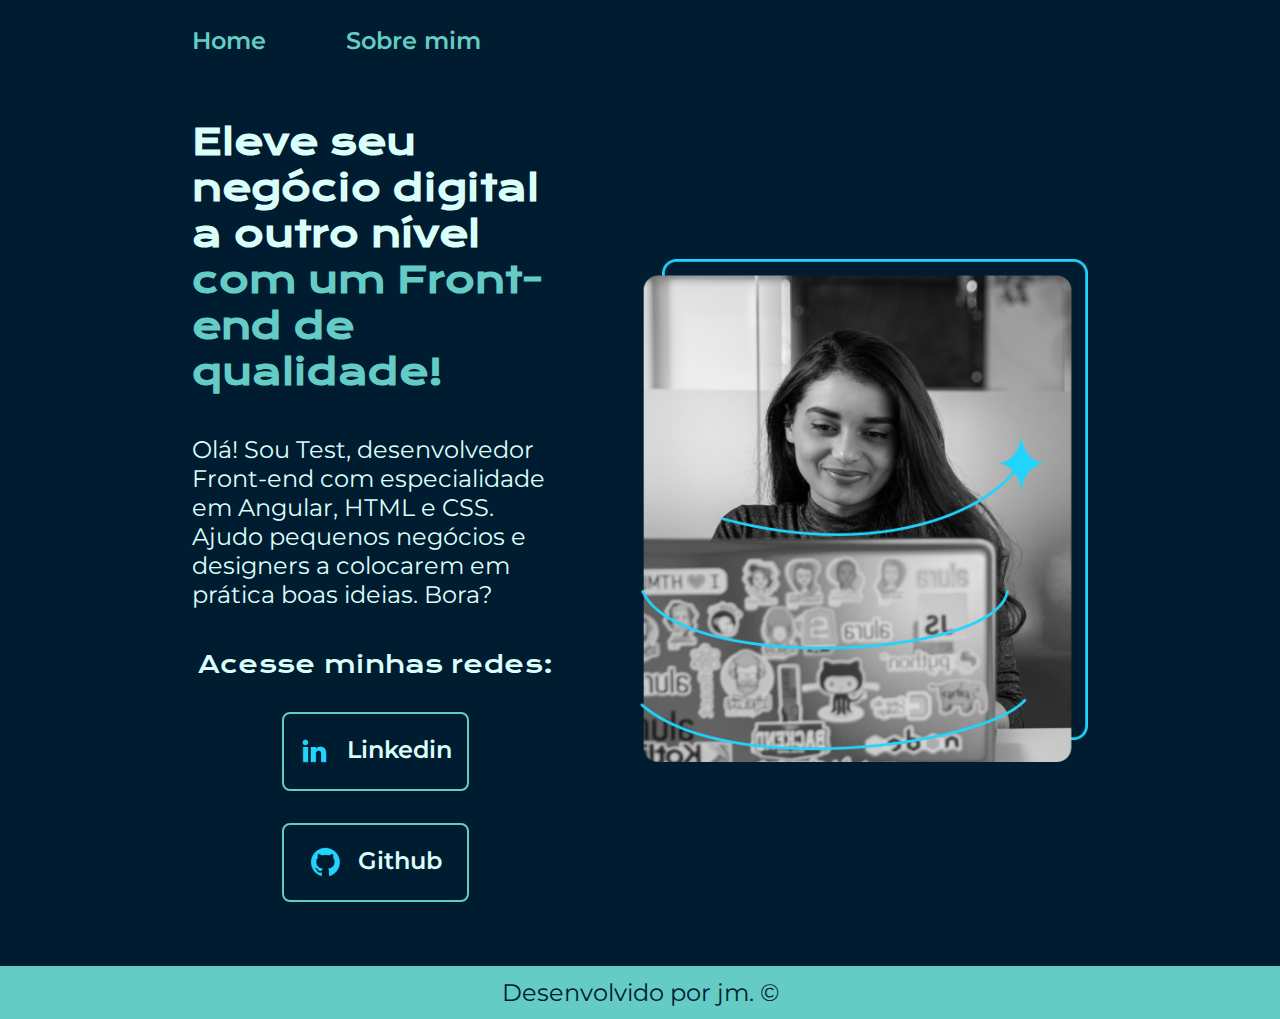
<file: index.html>
<!DOCTYPE html>

<html lang="pt-br">

    <head>

        <meta charset="UTF-8">
        <meta name="viewport" content="width=device-width, initial-scale=1.0">

        <link rel="stylesheet" href="./styles/style.css">
    
        <title>Portfólio - Alura</title>

    </head>

    <body>
    
        <header class="cabecalho">
            <nav class="navbar">
                <a href="index.html">Home</a>
                <a href="about.html">Sobre mim</a>
            </nav>
        </header>

        <main class="apresentacao">
            
            <section class="apresentacao__info">
                <h1>Eleve seu negócio digital a outro nível <strong class="destaque-titulo">com um Front-end de qualidade!</strong></h1>
                <p>Olá! Sou Test, desenvolvedor Front-end com especialidade em Angular, HTML e CSS. Ajudo pequenos negócios e designers a colocarem em prática boas ideias. Bora?</p>

                <div class="apresentacao__links">

                    <h2 class="subtitulo">Acesse minhas redes:</h2>

                    <a href="https://www.linkedin.com/in/juan-miarelli-417170234/">
                        <img src="./img/linkedin.png" alt="linkedin-icon">
                        Linkedin
                    </a>
                    <a href="https://github.com/devJuanMiarelli">
                        <img src="./img/github.png" alt="github-icon">
                        Github
                    </a>
                </div>
            </section>

            <img class="imagem" src="./img/Imagem.png" alt="img-pessoa">
        </main>

        <footer>
            <p class="rodape">Desenvolvido por jm. ©</p>
        </footer>

    </body>

</html>
</file>
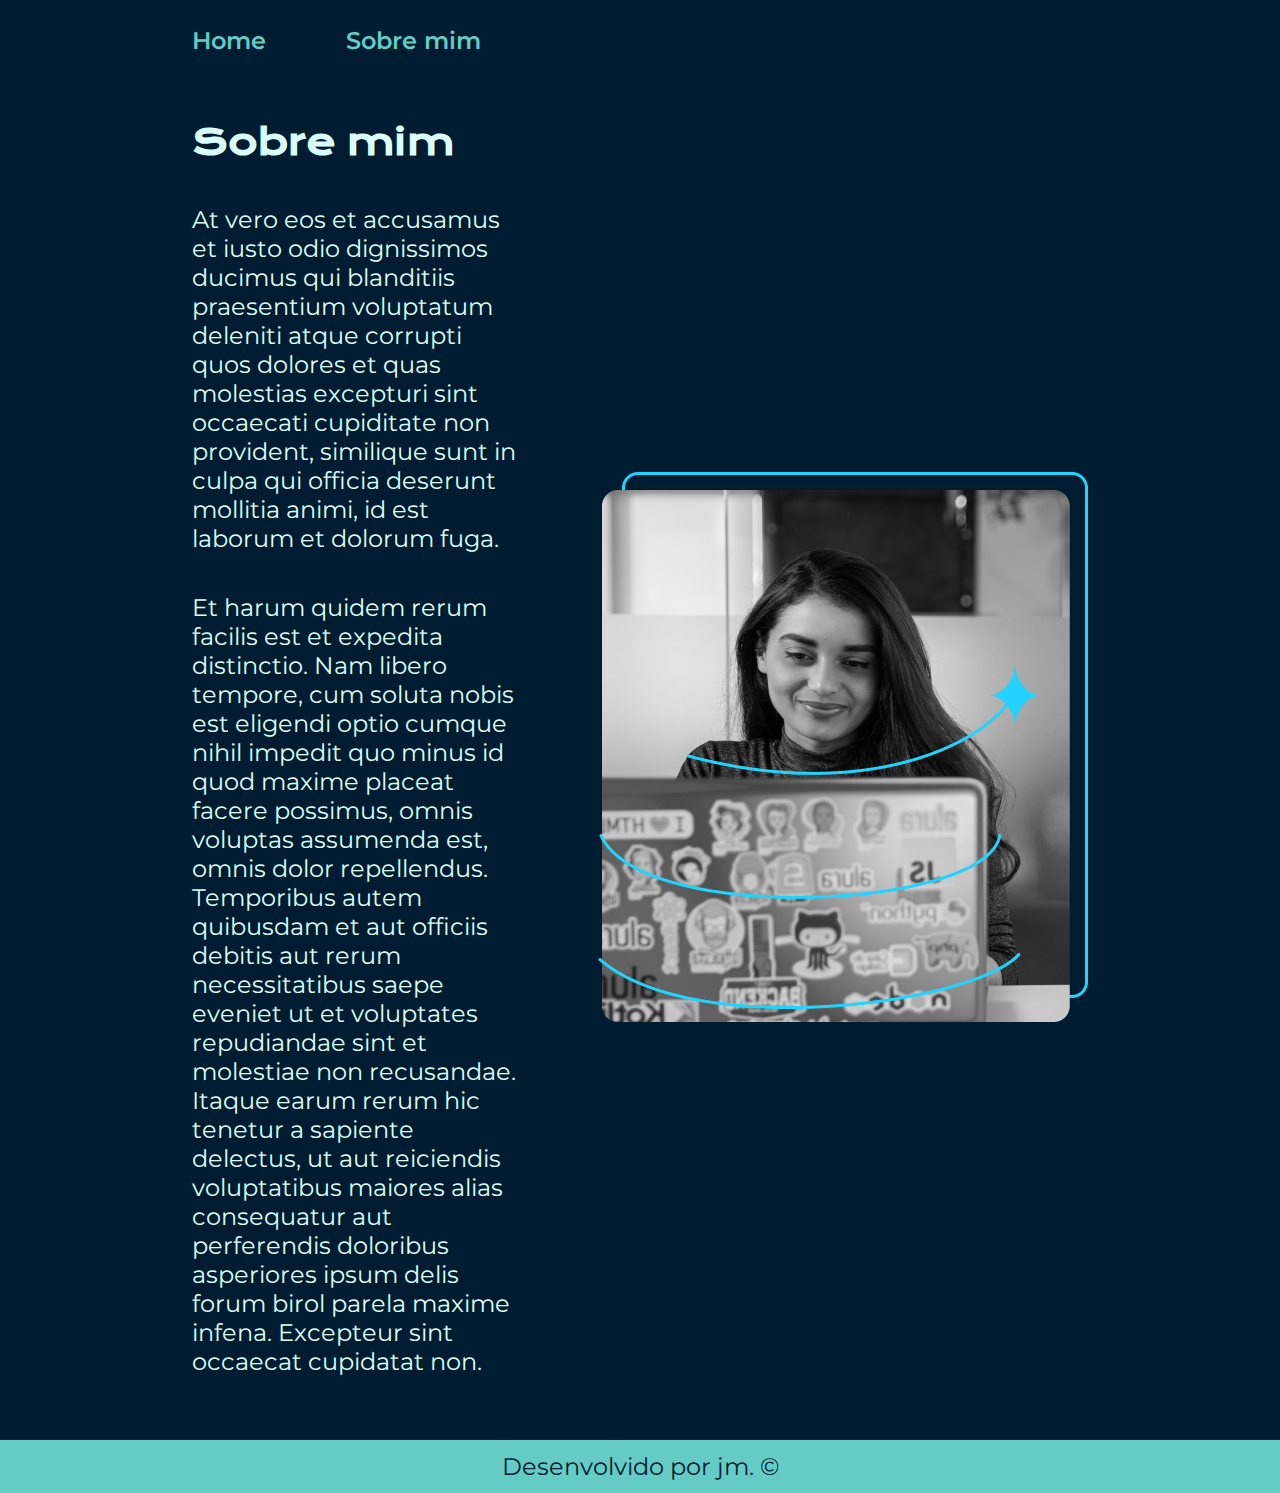
<file: about.html>
<!DOCTYPE html>
<html lang="pt-br">
<head>
    <meta charset="UTF-8">
    <meta name="viewport" content="width=device-width, initial-scale=1.0">

    <link rel="stylesheet" href="./styles/style.css">
    
    <title>Sobre mim - Alura</title>
</head>

<body>
    <header class="cabecalho">
        <nav class="navbar">
            <a href="index.html">Home</a>
            <a href="about.html">Sobre mim</a>
        </nav>
    </header>


    <main class="apresentacao">
        <section class="apresentacao__info">
            <h1>Sobre mim</h1>
            <p>At vero eos et accusamus et iusto odio dignissimos ducimus qui blanditiis praesentium voluptatum deleniti atque corrupti quos dolores et quas molestias excepturi sint occaecati cupiditate non provident, similique sunt in culpa qui officia deserunt mollitia animi, id est laborum et dolorum fuga.
            </p>
            <p>Et harum quidem rerum facilis est et expedita distinctio. Nam libero tempore, cum soluta nobis est eligendi optio cumque nihil impedit quo minus id quod maxime placeat facere possimus, omnis voluptas assumenda est, omnis dolor repellendus. Temporibus autem quibusdam et aut officiis debitis aut rerum necessitatibus saepe eveniet ut et voluptates repudiandae sint et molestiae non recusandae. Itaque earum rerum hic tenetur a sapiente delectus, ut aut reiciendis voluptatibus maiores alias consequatur aut perferendis doloribus asperiores ipsum delis forum birol parela maxime infena. Excepteur sint occaecat cupidatat non.
            </p>
        </section>
        <img src="./img/Imagem.png" alt="img-pessoa">
    </main>


    <footer class="rodape">
        <p>Desenvolvido por jm. ©</p>
    </footer>
</body>


</html>
</file>
<file: styles/style.css>
@import url('https://fonts.googleapis.com/css2?family=Krona+One&family=Montserrat:wght@400;600&display=swap');

:root {
    --color-black: #001C30;
    --color-white: #fff;
    --color-white2: #DAFFFB;
    --color-aqua: #64CCC5;
    --color-blackHOVER: #176B87;

    --font-principal: 'Krona One', sans-serif;
    --font-second: 'Montserrat', sans-serif;
}

* {
    margin: 0;
    padding: 0;
}

body {
    /* height: 100vh; */

    box-sizing: border-box;

    background-color: var(--color-black);
    color: var(--color-white2);
}

.cabecalho {
    padding: 2% 0% 0% 15%;
}

.navbar {
    display: flex;
    gap: 80px;
}

.navbar a {
    font-family: var(--font-second);
    font-size: 1.5rem;
    font-weight: 600;

    color: var(--color-aqua);
    text-decoration: none;
}

.apresentacao {
    padding: 5% 15%;
    
    display: flex;
    align-items: center;
    justify-content: space-between;

    gap: 82px;
}

.apresentacao__info {
    width: 50%;
    
    display: flex;
    flex-direction: column;
    gap: 40px;
}

.apresentacao__info h1 {
    font-family: var(--font-principal);
    font-size: 2.25rem;
}

.apresentacao__info p {
    font-family: var(--font-second);
    font-size: 1.5rem;
}

.apresentacao__links {
    display: flex;
    flex-direction: column;
    justify-content: space-between;
    align-items: center;

    gap: 32px;
}

.subtitulo {
    font-family: var(--font-principal);
    font-size: 1.5rem;
    font-weight: 400;
}

.apresentacao__links a {
    display: flex;
    justify-content: center;
    gap: 16px;
    
    color: var(--color-white2);
    border: 2px solid var(--color-aqua);

    width: 50%;

    font-size: 1.5rem;
    font-family: var(--font-second);
    font-weight: 600;
    padding: 21.5px 0;

    text-align: center;
    text-decoration: none;
    border-radius: 8px;
}

.apresentacao__links a:hover {
    background-color: var(--color-blackHOVER);
}

.destaque-titulo {
    color: var(--color-aqua);
}

.imagem {
    width: 50%;
}

.rodape {
    padding: 12px;

    text-align: center;

    color: var(--color-black);
    background-color: var(--color-aqua);

    font-family: var(--font-second);
    font-size: 1.5rem;
    font-weight: 400;
}

@media (max-width: 1200px) {
    .cabecalho {
        padding: 10%;
    }

    .navbar {
        justify-content: center;
    }
    
    .apresentacao {
        flex-direction: column-reverse;
        padding: 5%;
    }

    .apresentacao__info {
        width: auto;
    }
}
</file>
